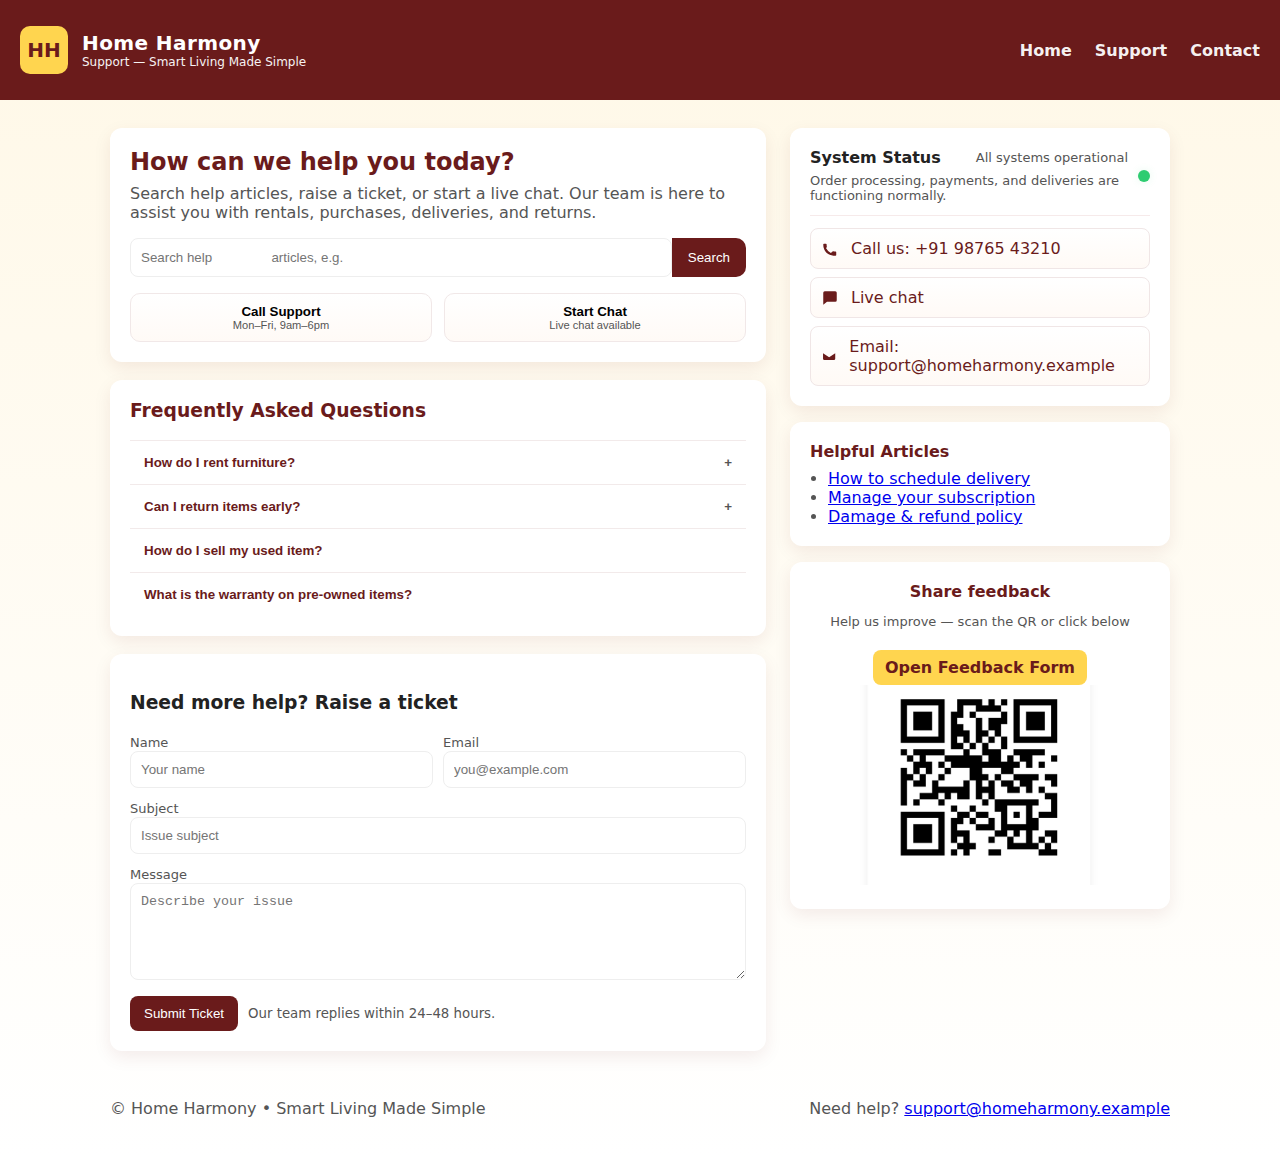
<file: Support.html>
<!DOCTYPE html>
<html lang="en">
  <head>
    <meta charset="utf-8" />
    <meta name="viewport" content="width=device-width, initial-scale=1" />
    <title>Support - Home Harmony Premium Festive</title>
    <link
      rel="shortcut icon"
      href="Screenshot 2025-09-14 183553.png"
      type="image/x-icon"
    />
    <style>
      :root {
        --maroon: #6a1b1b; /* primary */
        --maroon-dark: #6a1b1b;
        --gold: #ffd54f; /* accent */
        --bg: #fff8e7;
        --muted: #555;
        --card-shadow: 0 6px 18px rgba(107, 15, 15, 0.08);
        --radius: 12px;
        font-family: Inter, system-ui, -apple-system, "Segoe UI", Roboto,
          "Helvetica Neue", Arial;
      }

      * {
        box-sizing: border-box;
      }
      body {
        margin: 0;
        background: linear-gradient(180deg, var(--bg), #fff);
        color: #222;
      }

      /* Header */
      header {
        background: linear-gradient(90deg, var(--maroon), var(--maroon-dark));
        color: white;
        padding: 26px 20px;
        display: flex;
        align-items: center;
        justify-content: space-between;
      }
      .brand {
        display: flex;
        align-items: center;
        gap: 14px;
      }
      .logo {
        width: 48px;
        height: 48px;
        border-radius: 10px;
        background: var(--gold);
        display: flex;
        align-items: center;
        justify-content: center;
        color: var(--maroon);
        font-weight: 800;
        font-size: 20px;
      }
      .brand h1 {
        margin: 0;
        font-size: 20px;
        letter-spacing: 0.4px;
      }
      .brand p {
        margin: 0;
        font-size: 12px;
        opacity: 0.95;
      }
      nav a {
        color: rgba(255, 255, 255, 0.95);
        text-decoration: none;
        margin-left: 18px;
        font-weight: 600;
      }

      /* Main layout */
      .container {
        max-width: 1100px;
        margin: 28px auto;
        padding: 0 20px;
      }
      .grid {
        display: grid;
        grid-template-columns: 1fr 380px;
        gap: 24px;
        align-items: start;
      }

      /* Card */
      .card {
        background: white;
        border-radius: var(--radius);
        padding: 20px;
        box-shadow: var(--card-shadow);
      }

      /* Hero */
      .hero {
        display: flex;
        gap: 20px;
        align-items: center;
      }
      .hero .left {
        flex: 1;
      }
      .hero h2 {
        margin: 0 0 8px 0;
        color: var(--maroon);
      }
      .hero p {
        margin: 0;
        color: var(--muted);
      }

      .search-box {
        display: flex;
        margin-top: 16px;
      }
      .search-box input {
        flex: 1;
        padding: 12px 14px;
        border: 1px solid #f0e6e6;
        border-right: 0;
        border-radius: 10px 0 0 10px;
      }
      .search-box button {
        background: var(--maroon);
        color: white;
        border: 0;
        padding: 12px 16px;
        border-radius: 0 10px 10px 0;
        cursor: pointer;
      }

      /* Quick contacts */
      .quick {
        display: flex;
        gap: 12px;
        margin-top: 16px;
      }
      .quick button {
        flex: 1;
        padding: 10px;
        border-radius: 10px;
        border: 1px solid #f1e8e8;
        background: linear-gradient(180deg, #fff, #fffaf6);
        cursor: pointer;
      }
      .quick small {
        display: block;
        color: var(--muted);
      }

      /* FAQ */
      .faq h3 {
        margin-top: 0;
        color: var(--maroon);
      }
      .accordion {
        margin-top: 10px;
      }
      .acc-item {
        border-top: 1px solid #f2eaea;
      }
      .acc-btn {
        width: 100%;
        text-align: left;
        padding: 14px;
        background: transparent;
        border: 0;
        font-weight: 700;
        cursor: pointer;
        color: var(--maroon);
      }
      .acc-panel {
        padding: 0 14px 14px 14px;
        color: var(--muted);
        display: none;
      }

      /* Support sidebar */
      .sidebar .status {
        display: flex;
        align-items: center;
        gap: 10px;
        margin-bottom: 12px;
      }
      .status-dot {
        width: 12px;
        height: 12px;
        border-radius: 50%;
        background: #2ecc71;
        box-shadow: 0 0 8px rgba(46, 204, 113, 0.12);
      }
      .contact-methods {
        display: flex;
        flex-direction: column;
        gap: 8px;
      }
      .contact-methods a {
        display: flex;
        align-items: center;
        gap: 12px;
        padding: 10px;
        border-radius: 8px;
        text-decoration: none;
        background: linear-gradient(180deg, #fff, #fffaf6);
        border: 1px solid #f0e6e6;
        color: var(--maroon);
      }

      /* Form */
      form .row {
        display: flex;
        gap: 10px;
      }
      form label {
        font-size: 13px;
        color: var(--muted);
      }
      input[type="text"],
      input[type="email"],
      textarea {
        width: 100%;
        padding: 10px;
        border-radius: 8px;
        border: 1px solid #eee;
      }
      button.primary {
        background: var(--maroon);
        color: white;
        padding: 10px 14px;
        border-radius: 8px;
        border: 0;
        cursor: pointer;
      }

      /* Footer */
      footer {
        max-width: 1100px;
        margin: 20px auto;
        padding: 20px;
        color: var(--muted);
        display: flex;
        justify-content: space-between;
      }

      /* Responsive */
      @media (max-width: 900px) {
        .grid {
          grid-template-columns: 1fr;
        }
        .sidebar {
          order: 2;
        }
        .hero {
          flex-direction: column;
          align-items: flex-start;
        }
      }
    </style>
  </head>
  <body>
    <header>
      <div class="brand">
        <div class="logo">HH</div>
        <div>
          <h1>Home Harmony</h1>
          <p>Support — Smart Living Made Simple</p>
        </div>
      </div>
      <nav>
        <a href="index.html">Home</a>
        <a href="#support">Support</a>
        <a href="#contact">Contact</a>
      </nav>
    </header>

    <main class="container">
      <div class="grid">
        <!-- Left Column -->
        <section>
          <div
            class="card hero"
            role="region"
            aria-labelledby="support-heading"
          >
            <div class="left">
              <h2 id="support-heading">How can we help you today?</h2>
              <p>
                Search help articles, raise a ticket, or start a live chat. Our
                team is here to assist you with rentals, purchases, deliveries,
                and returns.
              </p>

              <div class="search-box" role="search">
                <input id="searchInput" type="text" placeholder="Search help
                articles, e.g. " + "How to return a product" aria-label="Search
                help articles">
                <button id="searchBtn">Search</button>
              </div>

              <div class="quick">
                <button onclick="openContact('call')">
                  <strong>Call Support</strong><small>Mon–Fri, 9am–6pm</small>
                </button>
                <button onclick="openContact('chat')">
                  <strong>Start Chat</strong><small>Live chat available</small>
                </button>
              </div>
            </div>
          </div>

          <div class="card faq" style="margin-top: 18px">
            <h3>Frequently Asked Questions</h3>

            <div class="accordion" id="faqList">
              <div class="acc-item">
                <button class="acc-btn">
                  How do I rent furniture?
                  <span style="float: right; color: var(--muted)">+</span>
                </button>
                <div class="acc-panel">
                  Select <em>Rent</em> on our homepage, choose items or a
                  package, pick duration and delivery slot. We’ll deliver and
                  install it for you.
                </div>
              </div>

              <div class="acc-item">
                <button class="acc-btn">
                  Can I return items early?
                  <span style="float: right; color: var(--muted)">+</span>
                </button>
                <div class="acc-panel">
                  Yes. Login to your account, go to Orders &gt; Manage, and
                  request an early return. Partial refunds apply based on
                  remaining tenure.
                </div>
              </div>

              <div class="acc-item">
                <button class="acc-btn">How do I sell my used item?</button>
                <div class="acc-panel">
                  Go to Sell &gt; List Your Item. Add photos, a description, and
                  your price. We verify quality and help you find buyers.
                </div>
              </div>

              <div class="acc-item">
                <button class="acc-btn">
                  What is the warranty on pre-owned items?
                </button>
                <div class="acc-panel">
                  We provide a 30-day limited warranty on all pre-owned items
                  unless otherwise specified on the product page.
                </div>
              </div>
            </div>
          </div>

          <div class="card" style="margin-top: 18px">
            <h3>Need more help? Raise a ticket</h3>
            <form id="supportForm" onsubmit="return submitTicket(event)">
              <div class="row">
                <div style="flex: 1">
                  <label for="name">Name</label>
                  <input
                    id="name"
                    type="text"
                    required
                    placeholder="Your name"
                  />
                </div>
                <div style="flex: 1">
                  <label for="email">Email</label>
                  <input
                    id="email"
                    type="email"
                    required
                    placeholder="you@example.com"
                  />
                </div>
              </div>
              <div style="margin-top: 10px">
                <label for="subject">Subject</label>
                <input
                  id="subject"
                  type="text"
                  required
                  placeholder="Issue subject"
                />
              </div>
              <div style="margin-top: 10px">
                <label for="message">Message</label>
                <textarea
                  id="message"
                  rows="5"
                  placeholder="Describe your issue"
                  required
                ></textarea>
              </div>
              <div
                style="
                  margin-top: 12px;
                  display: flex;
                  gap: 10px;
                  align-items: center;
                "
              >
                <button class="primary" type="submit">Submit Ticket</button>
                <small id="formMsg" style="color: var(--muted)"
                  >Our team replies within 24–48 hours.</small
                >
              </div>
            </form>
          </div>
        </section>

        <!-- Right Column / Sidebar -->
        <aside class="sidebar">
          <div class="card">
            <div class="status">
              <div style="flex: 1">
                <div
                  style="
                    display: flex;
                    justify-content: space-between;
                    align-items: center;
                  "
                >
                  <strong>System Status</strong
                  ><span style="font-size: 13px; color: var(--muted)"
                    >All systems operational</span
                  >
                </div>
                <div
                  style="font-size: 13px; color: var(--muted); margin-top: 6px"
                >
                  Order processing, payments, and deliveries are functioning
                  normally.
                </div>
              </div>
              <div class="status-dot" aria-hidden="true"></div>
            </div>

            <div style="height: 1px; background: #f6eaea; margin: 12px 0"></div>

            <div class="contact-methods">
              <a href="#contact" onclick="openContact('call')">
                <svg
                  width="18"
                  height="18"
                  viewBox="0 0 24 24"
                  fill="none"
                  xmlns="http://www.w3.org/2000/svg"
                >
                  <path
                    d="M6.6 10.8a15.05 15.05 0 006.6 6.6l2.2-2.2a1 1 0 01.9-.3c1 .2 2 .3 3 .3a1 1 0 011 1V20a1 1 0 01-1 1C9 21 3 15 3 6a1 1 0 011-1h2.5a1 1 0 011 1c0 1 .1 2 .3 3a1 1 0 01-.3.9L6.6 10.8z"
                    fill="var(--maroon)"
                  />
                </svg>
                Call us: +91 98765 43210
              </a>

              <a href="#chat" onclick="openContact('chat')">
                <svg
                  width="18"
                  height="18"
                  viewBox="0 0 24 24"
                  fill="none"
                  xmlns="http://www.w3.org/2000/svg"
                >
                  <path
                    d="M21 15a2 2 0 01-2 2H8l-5 4V5a2 2 0 012-2h14a2 2 0 012 2z"
                    fill="var(--maroon)"
                  />
                </svg>
                Live chat
              </a>

              <a href="#email" onclick="copySupportEmail(event)">
                <svg
                  width="18"
                  height="18"
                  viewBox="0 0 24 24"
                  fill="none"
                  xmlns="http://www.w3.org/2000/svg"
                >
                  <path
                    d="M3 8l9 6 9-6v8a2 2 0 01-2 2H5a2 2 0 01-2-2V8z"
                    fill="var(--maroon)"
                  />
                </svg>
                Email: support@homeharmony.example
              </a>
            </div>
          </div>

          <div class="card" style="margin-top: 16px">
            <h4 style="margin: 0 0 8px 0; color: var(--maroon)">
              Helpful Articles
            </h4>
            <ul style="margin: 0; padding-left: 18px; color: var(--muted)">
              <li><a href="#">How to schedule delivery</a></li>
              <li><a href="#">Manage your subscription</a></li>
              <li><a href="#">Damage & refund policy</a></li>
            </ul>
          </div>

          <div class="card" style="margin-top: 16px; text-align: center">
            <strong style="color: var(--maroon)">Share feedback</strong>
            <p style="color: var(--muted); font-size: 13px">
              Help us improve — scan the QR or click below
            </p>
            <a
              id="feedbackLink"
              href="https://docs.google.com/forms/d/e/1FAIpQLSfzZy8rfF0h2qiDIDdABT8TYB26I8YkwFZ0bV7rCNrQUQOjLw/viewform?usp=header"
              class="primary"
              style="
                display: inline-block;
                text-decoration: none;
                padding: 8px 12px;
                border-radius: 8px;
                background: var(--gold);
                color: var(--maroon);
                font-weight: 700;
                margin-top: 8px;
              "
              >Open Feedback Form</a
            >
            <img src="WhatsApp Image 2025-09-12 at 15.08.46_fc4e2493.jpg" /
            height="200px">
          </div>
        </aside>
      </div>
    </main>

    <footer>
      <div>© Home Harmony • Smart Living Made Simple</div>
      <div>
        Need help?
        <a href="#contact" onclick="openContact('email')"
          >support@homeharmony.example</a
        >
      </div>
    </footer>

    <script>
      // Accordion behavior
      document.querySelectorAll(".acc-btn").forEach((btn) => {
        btn.addEventListener("click", () => {
          const panel = btn.nextElementSibling;
          const open = panel.style.display === "block";
          // close all
          document
            .querySelectorAll(".acc-panel")
            .forEach((p) => (p.style.display = "none"));
          if (!open) panel.style.display = "block";
        });
      });

      // Search placeholder behavior
      document.getElementById("searchBtn").addEventListener("click", () => {
        const q = document.getElementById("searchInput").value.trim();
        if (!q) {
          alert(
            'Try searching for: "return a product", "cancel order", or "sell item"'
          );
          return;
        }
        // mock search result
        alert('Searching help articles for: "' + q + '" — (demo)');
      });

      // Copy email
      function copySupportEmail(e) {
        e.preventDefault();
        navigator.clipboard &&
          navigator.clipboard
            .writeText("support@homeharmony.example")
            .then(() => alert("Support email copied to clipboard"))
            .catch(() =>
              prompt("Copy this email", "support@homeharmony.example")
            );
      }

      // Contact actions
      function openContact(type) {
        if (type === "chat") {
          // Open demo chat bubble
          openChatBubble();
        } else if (type === "call") {
          alert("Call us at +91 98765 43210 (demo)");
        } else if (type === "email") {
          location.href = "mailto:support@homeharmony.example";
        }
      }

      // Feedback link (replace with real URL)
      document.getElementById("feedbackLink").addEventListener("click", (e) => {
        e.preventDefault();
        // replace below with your Google Form link
        const formUrl = "https://forms.gle/YOUR_GOOGLE_FORM_LINK";
        window.open(formUrl, "_blank");
      });

      // Mock ticket submission
      function submitTicket(e) {
        e.preventDefault();
        const name = document.getElementById("name").value.trim();
        const email = document.getElementById("email").value.trim();
        const subject = document.getElementById("subject").value.trim();
        const message = document.getElementById("message").value.trim();
        if (!name || !email || !subject || !message) {
          document.getElementById("formMsg").textContent =
            "Please fill all fields.";
          return false;
        }
        // demo: show ticket ID
        const ticketId = "HH" + Math.floor(Math.random() * 90000 + 10000);
        alert(
          "Thanks, " +
            name +
            "! Your ticket has been submitted. Ticket ID: " +
            ticketId
        );
        document.getElementById("supportForm").reset();
        return false;
      }

      // Simple chat bubble (demo)
      function openChatBubble() {
        if (document.getElementById("chatBubble")) return;
        const bubble = document.createElement("div");
        bubble.id = "chatBubble";
        bubble.style.position = "fixed";
        bubble.style.right = "20px";
        bubble.style.bottom = "20px";
        bubble.style.width = "320px";
        bubble.style.maxWidth = "calc(100% - 40px)";
        bubble.style.background = "white";
        bubble.style.borderRadius = "12px";
        bubble.style.boxShadow = "0 10px 30px rgba(0,0,0,0.12)";
        bubble.innerHTML = `
        <div style="padding:10px;border-bottom:1px solid #f3eaea;display:flex;justify-content:space-between;align-items:center">
          <strong style="color:var(--maroon)">Home Harmony Support</strong>
          <button onclick="closeChatBubble()" style="background:none;border:0;font-size:18px;cursor:pointer">×</button>
        </div>
        <div style="padding:12px;max-height:240px;overflow:auto;color:var(--muted);font-size:13px">Hi! 👋 How can we help you today? Try: "Where is my order?"</div>
        <div style="padding:10px;border-top:1px solid #f3eaea;display:flex;gap:8px">
          <input id="chatInput" placeholder="Type a message" style="flex:1;padding:8px;border-radius:8px;border:1px solid #eee">
          <button onclick="sendChatMsg()" style="background:var(--maroon);color:white;border:0;padding:8px 10px;border-radius:8px">Send</button>
        </div>
      `;
        document.body.appendChild(bubble);
      }
      function closeChatBubble() {
        const b = document.getElementById("chatBubble");
        if (b) b.remove();
      }
      function sendChatMsg() {
        const input = document.getElementById("chatInput");
        if (!input || !input.value.trim()) return;
        alert('Chat is a demo. Your message: "' + input.value.trim() + '"');
        input.value = "";
      }
    </script>
  </body>
</html>
</file>
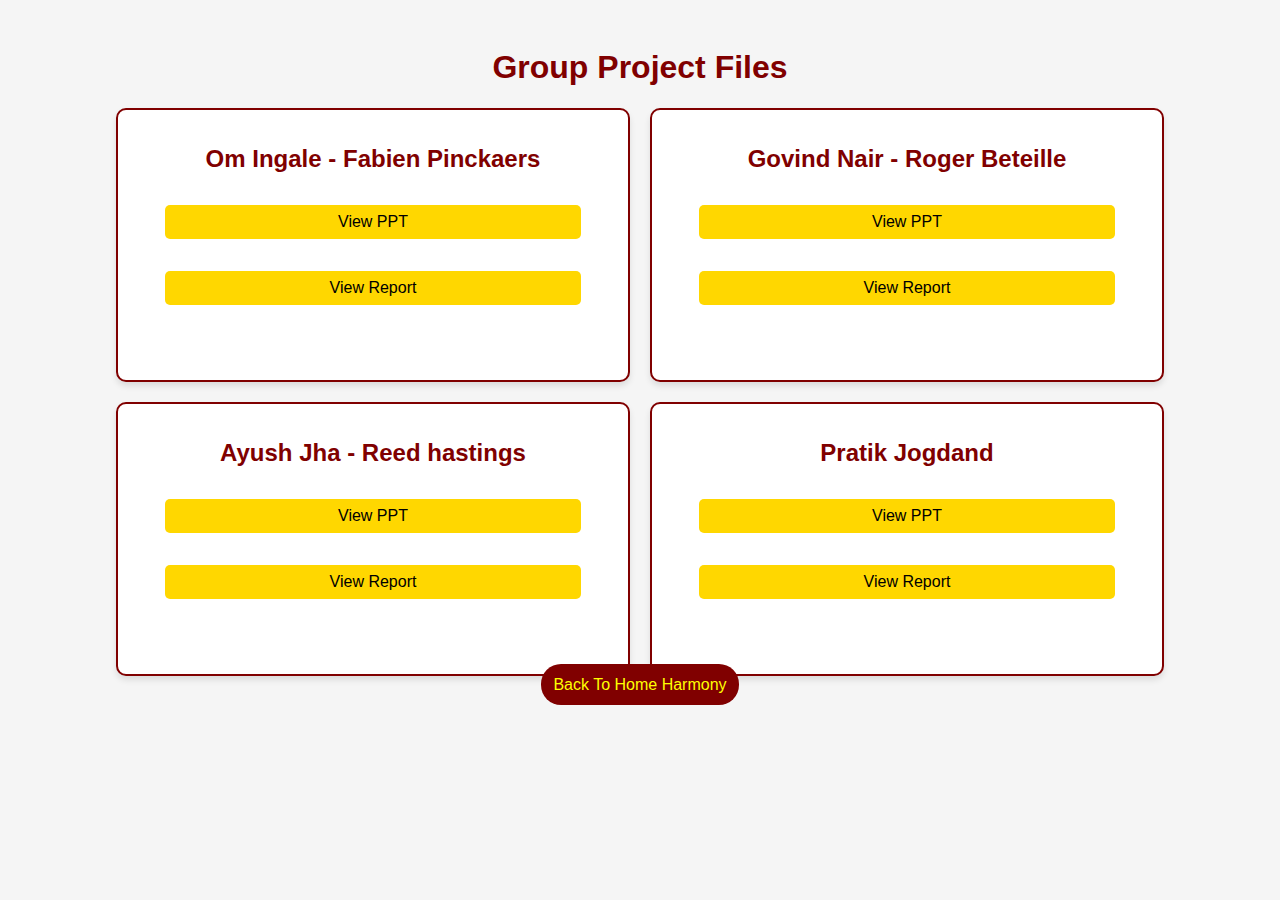
<file: Blogs/blog.html>
<!DOCTYPE html>
<html lang="en">
  <head>
    <meta charset="UTF-8" />
    <meta name="viewport" content="width=device-width, initial-scale=1.0" />
    <title>Group Projects</title>
    <link rel="stylesheet" href="blog.css" />
  </head>
  <body>
    <h1>Group Project Files</h1>
    <div id="container"></div>
    <a
      href="../index.html"
      style="
        padding: 12px;
        background-color: maroon;
        color: yellow;
        text-decoration: none;
        border-radius: 20px;
        border: none;
      "
    >
      Back To Home Harmony
    </a>

    <script src="blog.js"></script>
  </body>
</html>
</file>
<file: Blogs/blog.css>
body {
    font-family: Arial, sans-serif;
    background-color: #f5f5f5;
    text-align: center;
    padding: 20px;
}

h1 {
    color: #800000;
    /* maroon theme */
}

#container {
    display: flex;
    flex-wrap: wrap;
    justify-content: center;
    gap: 20px;
}

.person-box {
    background: white;
    border: 2px solid #800000;
    border-radius: 10px;
    padding: 15px;
    width: 480px;
    height: 240px;
    box-shadow: 0px 4px 6px rgba(0, 0, 0, 0.1);
}

.person-box h2 {
    color: #800000;
}

.person-box a {
    display: block;
    margin: 2rem;
    padding: 8px;
    background-color: gold;
    /* gold theme */
    color: black;
    text-decoration: none;
    border-radius: 5px;
}

.person-box a:hover {
    background-color: #FFC107;
}
</file>
